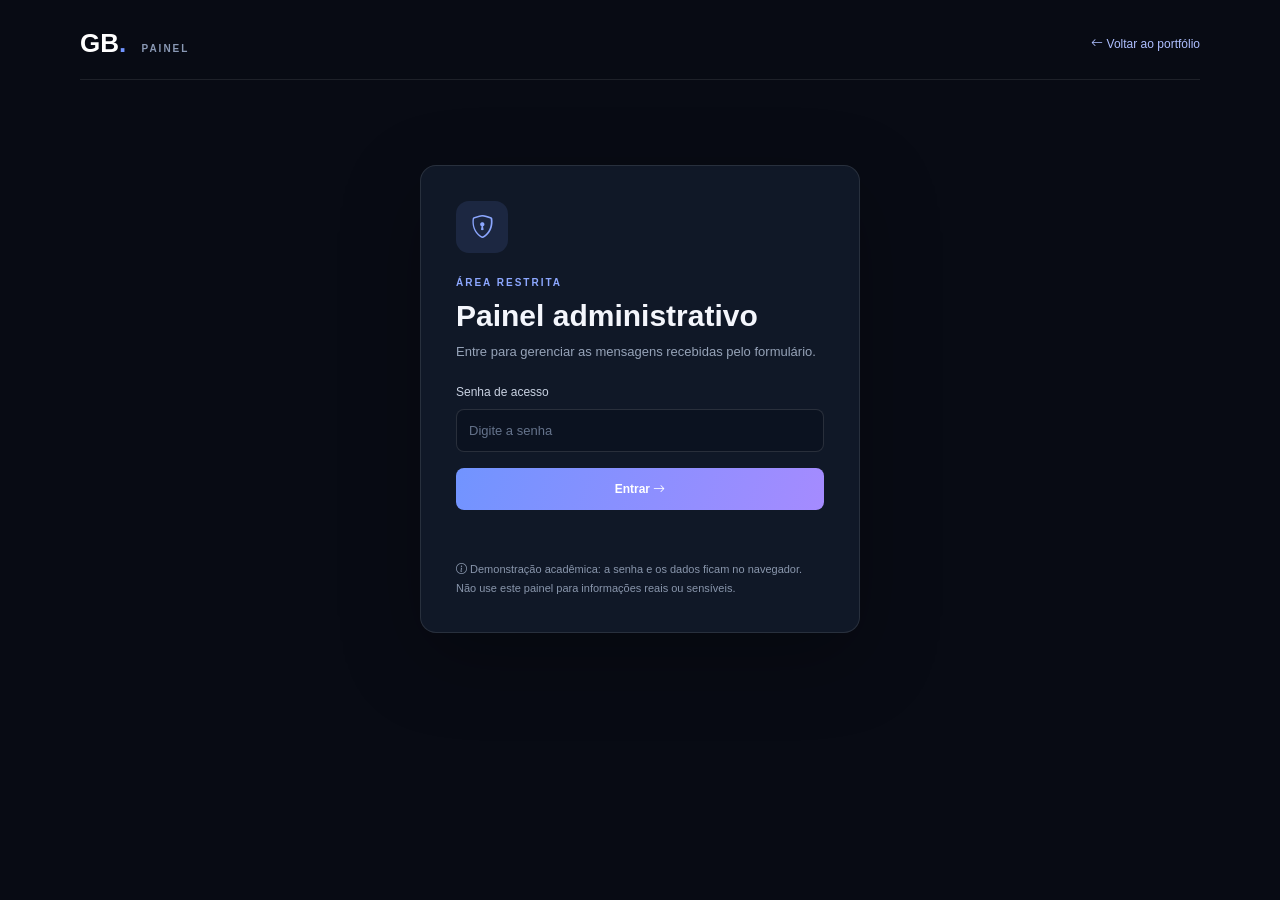
<file: admin.html>
<!DOCTYPE html>
<html lang="pt-BR">
<head>
  <meta charset="UTF-8">
  <meta name="viewport" content="width=device-width, initial-scale=1.0">
  <title>Administração | Portfólio</title>
  <link href="https://cdn.jsdelivr.net/npm/bootstrap@5.3.3/dist/css/bootstrap.min.css" rel="stylesheet">
  <link href="https://cdn.jsdelivr.net/npm/bootstrap-icons@1.11.3/font/bootstrap-icons.min.css" rel="stylesheet">
  <link rel="stylesheet" href="admin.css">
</head>
<body>
  <main class="admin-shell">
    <header class="admin-header">
      <a href="index.html" class="brand">GB<span>.</span> <small>PAINEL</small></a>
      <a href="index.html" class="back-link"><i class="bi bi-arrow-left"></i> Voltar ao portfólio</a>
    </header>

    <section id="telaLogin" class="login-card">
      <div class="login-icon"><i class="bi bi-shield-lock"></i></div>
      <p class="kicker">ÁREA RESTRITA</p>
      <h1>Painel administrativo</h1>
      <p class="muted">Entre para gerenciar as mensagens recebidas pelo formulário.</p>
      <form id="formLogin">
        <label for="senhaAdmin" class="form-label">Senha de acesso</label>
        <input id="senhaAdmin" type="password" class="form-control" required autocomplete="current-password" placeholder="Digite a senha">
        <button class="btn-admin w-100 mt-3" type="submit">Entrar <i class="bi bi-arrow-right"></i></button>
        <p id="erroLogin" class="login-error" role="alert"></p>
      </form>
      <p class="security-note"><i class="bi bi-info-circle"></i> Demonstração acadêmica: a senha e os dados ficam no navegador. Não use este painel para informações reais ou sensíveis.</p>
    </section>

    <section id="painel" hidden>
      <div class="dashboard-heading">
        <div><p class="kicker">VISÃO GERAL</p><h1>Mensagens</h1><p class="muted">Gerencie os contatos enviados pelo portfólio.</p></div>
        <button id="botaoSair" class="btn-logout"><i class="bi bi-box-arrow-right"></i> Sair</button>
      </div>

      <div class="stats-grid">
        <article class="stat-card"><span>Total de mensagens</span><strong id="totalMensagens">0</strong><i class="bi bi-inbox"></i></article>
        <article class="stat-card"><span>Novas</span><strong id="totalNovas">0</strong><i class="bi bi-envelope"></i></article>
        <article class="stat-card"><span>De visitantes</span><strong id="totalReais">0</strong><i class="bi bi-person-check"></i></article>
      </div>

      <div class="messages-toolbar">
        <div><h2>Caixa de entrada</h2><p class="muted small mb-0">Os registros são armazenados no LocalStorage deste navegador.</p></div>
        <button id="botaoNova" class="btn-admin"><i class="bi bi-plus-lg"></i> Nova mensagem</button>
      </div>

      <div id="formularioRegistro" class="editor-card" hidden>
        <h3 id="tituloEditor">Adicionar mensagem</h3>
        <form id="formRegistro" class="row g-3">
          <input type="hidden" id="registroId">
          <div class="col-md-6"><label class="form-label" for="registroNome">Nome</label><input id="registroNome" class="form-control" maxlength="80" required></div>
          <div class="col-md-6"><label class="form-label" for="registroEmail">E-mail</label><input id="registroEmail" type="email" class="form-control" maxlength="120" required></div>
          <div class="col-12"><label class="form-label" for="registroAssunto">Assunto</label><input id="registroAssunto" class="form-control" maxlength="120" required></div>
          <div class="col-12"><label class="form-label" for="registroMensagem">Mensagem</label><textarea id="registroMensagem" class="form-control" rows="3" maxlength="2000" required></textarea></div>
          <div class="col-md-6"><label class="form-label" for="registroStatus">Status</label><select id="registroStatus" class="form-select"><option>Nova</option><option>Lida</option><option>Respondida</option></select></div>
          <div class="col-12 d-flex gap-2"><button class="btn-admin" type="submit">Salvar</button><button class="btn-cancel" id="botaoCancelar" type="button">Cancelar</button></div>
        </form>
      </div>

      <div class="filters">
        <div class="search-box"><i class="bi bi-search"></i><input id="pesquisa" type="search" placeholder="Buscar por nome, e-mail ou assunto..."></div>
        <select id="filtroStatus" class="form-select"><option value="">Todos os status</option><option>Nova</option><option>Lida</option><option>Respondida</option></select>
        <select id="filtroOrigem" class="form-select"><option value="">Todas as mensagens</option><option value="real">Mensagens recebidas</option><option value="teste">Dados de demonstração</option></select>
      </div>

      <div id="listaMensagens" class="message-list"></div>
      <p class="storage-warning"><i class="bi bi-exclamation-triangle"></i> Limitação importante: LocalStorage é específico do navegador e do dispositivo. Para receber mensagens de diferentes visitantes em um único painel público, será necessário um backend ou serviço de banco de dados.</p>
    </section>
  </main>
  <script src="admin.js"></script>
</body>
</html>
</file>
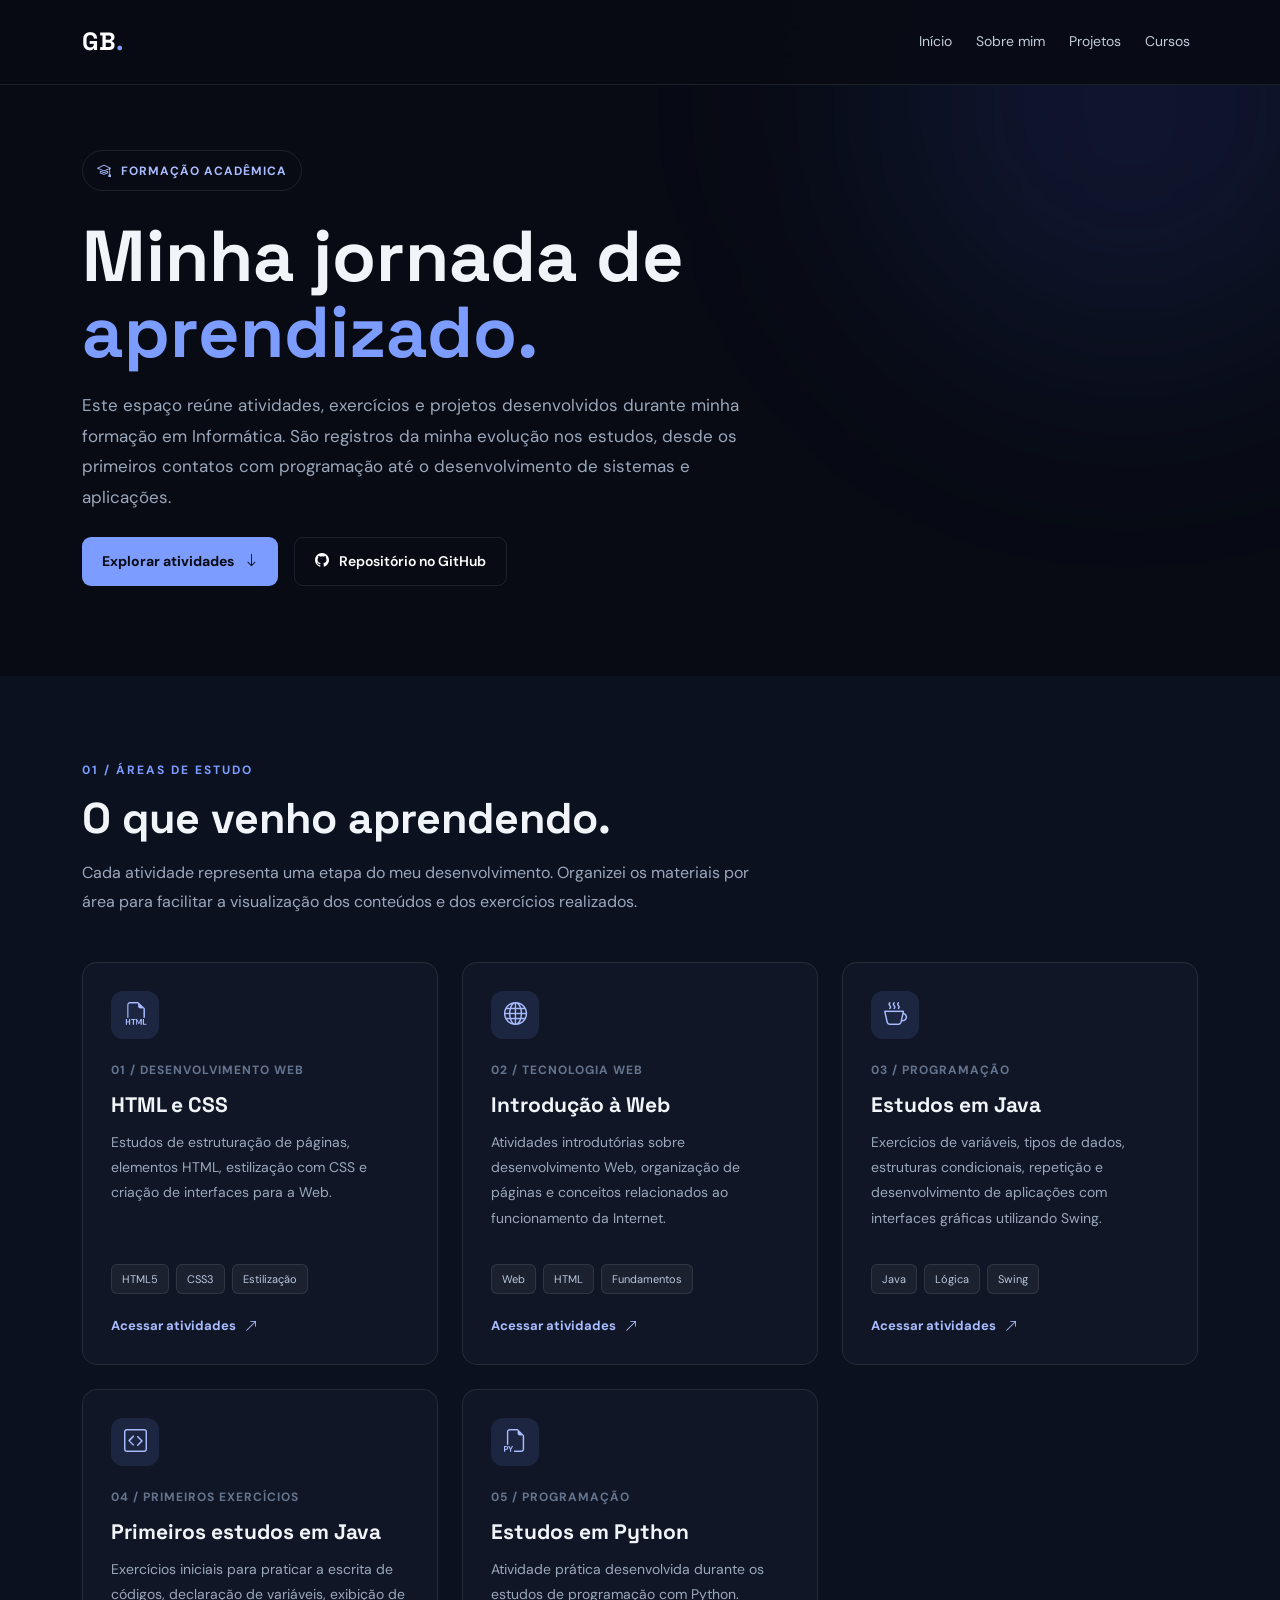
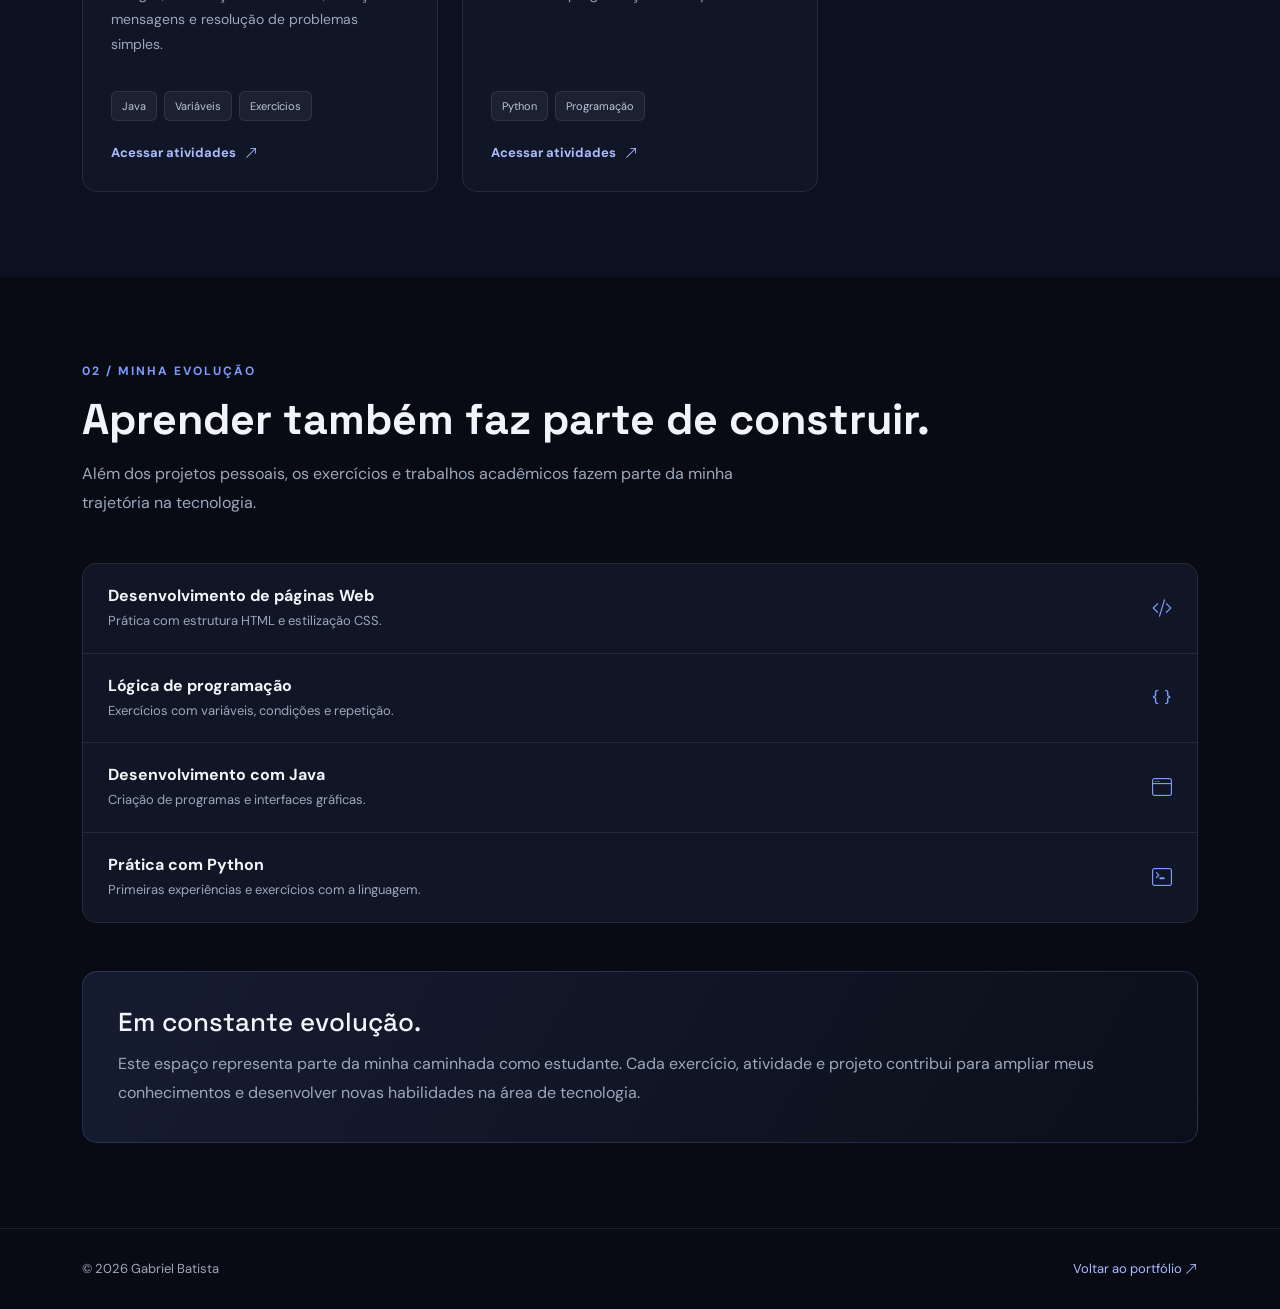
<file: projetos/aprendizado.html>
<!DOCTYPE html>
<html lang="pt-BR">

<head>
    <meta charset="UTF-8">
    <meta name="viewport" content="width=device-width, initial-scale=1.0">

    <meta name="description" content="Atividades, exercícios e estudos desenvolvidos por Gabriel Batista durante sua formação em Informática.">
    <meta name="theme-color" content="#080b14">

    <title>Atividades de Aprendizado | Gabriel Batista</title>

    <link rel="preconnect" href="https://fonts.googleapis.com">
    <link rel="preconnect" href="https://fonts.gstatic.com" crossorigin>

    <link href="https://fonts.googleapis.com/css2?family=DM+Sans:wght@400;500;600;700&family=Space+Grotesk:wght@400;500;600;700&display=swap" rel="stylesheet">

    <link href="https://cdn.jsdelivr.net/npm/bootstrap@5.3.3/dist/css/bootstrap.min.css" rel="stylesheet">
    <link href="https://cdn.jsdelivr.net/npm/bootstrap-icons@1.11.3/font/bootstrap-icons.min.css" rel="stylesheet">

    <style>
        :root {
            --fundo: #080b14;
            --fundo-card: #101625;
            --fundo-card-hover: #151e30;
            --borda: rgba(255, 255, 255, 0.09);
            --texto: #f1f5f9;
            --texto-secundario: #9ba8bc;
            --destaque: #7c9cff;
            --destaque-claro: #a9bcff;
        }

        * {
            margin: 0;
            padding: 0;
            box-sizing: border-box;
        }

        html {
            scroll-behavior: smooth;
        }

        body {
            background: var(--fundo);
            color: var(--texto);
            font-family: 'DM Sans', sans-serif;
            overflow-x: hidden;
        }

        a {
            text-decoration: none;
        }

        .navbar {
            background: rgba(8, 11, 20, 0.88);
            backdrop-filter: blur(16px);
            border-bottom: 1px solid var(--borda);
            padding: 18px 0;
        }

        .navbar-brand {
            color: white;
            font-family: 'Space Grotesk', sans-serif;
            font-size: 25px;
            font-weight: 700;
        }

        .navbar-brand span {
            color: var(--destaque);
        }

        .nav-link {
            color: #c2ccda;
            font-size: 14px;
            transition: .2s;
        }

        .nav-link:hover {
            color: white;
        }

        .topo {
            min-height: 540px;
            display: flex;
            align-items: center;
            padding: 150px 0 90px;
            position: relative;
            overflow: hidden;
        }

        .topo::before {
            content: "";
            position: absolute;
            width: 500px;
            height: 500px;
            background: rgba(75, 110, 255, 0.12);
            filter: blur(120px);
            border-radius: 50%;
            top: -150px;
            right: -100px;
        }

        .conteudo-topo {
            position: relative;
            z-index: 1;
        }

        .etiqueta {
            display: inline-flex;
            align-items: center;
            gap: 9px;
            padding: 9px 14px;
            border: 1px solid var(--borda);
            border-radius: 30px;
            color: var(--destaque-claro);
            font-size: 12px;
            letter-spacing: 1px;
            font-weight: 700;
        }

        .etiqueta i {
            font-size: 14px;
        }

        .topo h1 {
            font-family: 'Space Grotesk', sans-serif;
            font-size: clamp(42px, 7vw, 72px);
            font-weight: 700;
            line-height: 1.05;
            margin: 28px 0 20px;
        }

        .topo h1 span {
            color: var(--destaque);
        }

        .topo p {
            max-width: 700px;
            color: var(--texto-secundario);
            font-size: 17px;
            line-height: 1.8;
        }

        .botao {
            display: inline-flex;
            align-items: center;
            gap: 10px;
            background: var(--destaque);
            color: #080b14;
            padding: 13px 20px;
            border-radius: 9px;
            font-weight: 700;
            font-size: 14px;
            transition: .2s;
        }

        .botao:hover {
            background: var(--destaque-claro);
            color: #080b14;
            transform: translateY(-2px);
        }

        .botao-secundario {
            display: inline-flex;
            align-items: center;
            gap: 10px;
            padding: 13px 20px;
            border: 1px solid var(--borda);
            border-radius: 9px;
            color: white;
            font-weight: 600;
            font-size: 14px;
            transition: .2s;
        }

        .botao-secundario:hover {
            background: var(--fundo-card);
            color: white;
        }

        .secao {
            padding: 85px 0;
        }

        .secao-alternativa {
            background: #0c1120;
        }

        .identificador {
            color: var(--destaque);
            font-size: 12px;
            font-weight: 700;
            letter-spacing: 2px;
            margin-bottom: 14px;
        }

        .titulo-secao {
            font-family: 'Space Grotesk', sans-serif;
            font-size: clamp(30px, 4vw, 43px);
            font-weight: 700;
            margin-bottom: 15px;
        }

        .descricao-secao {
            color: var(--texto-secundario);
            max-width: 700px;
            line-height: 1.8;
            margin-bottom: 45px;
        }

        .card-estudo {
            height: 100%;
            padding: 28px;
            border: 1px solid var(--borda);
            border-radius: 15px;
            background: var(--fundo-card);
            transition: .25s;
            display: flex;
            flex-direction: column;
        }

        .card-estudo:hover {
            transform: translateY(-5px);
            background: var(--fundo-card-hover);
            border-color: rgba(124, 156, 255, .4);
        }

        .icone-estudo {
            width: 48px;
            height: 48px;
            display: flex;
            align-items: center;
            justify-content: center;
            background: rgba(124, 156, 255, .12);
            color: var(--destaque-claro);
            border-radius: 12px;
            font-size: 23px;
            margin-bottom: 22px;
        }

        .numero {
            color: #66758f;
            font-size: 12px;
            font-weight: 700;
            letter-spacing: 1px;
        }

        .card-estudo h3 {
            font-family: 'Space Grotesk', sans-serif;
            font-size: 21px;
            font-weight: 700;
            margin: 13px 0;
        }

        .card-estudo p {
            color: var(--texto-secundario);
            font-size: 14px;
            line-height: 1.8;
            flex-grow: 1;
        }

        .tags {
            display: flex;
            flex-wrap: wrap;
            gap: 7px;
            margin: 17px 0 22px;
        }

        .tags span {
            background: rgba(255, 255, 255, .05);
            border: 1px solid var(--borda);
            padding: 6px 10px;
            border-radius: 6px;
            color: #b9c7dc;
            font-size: 11px;
        }

        .link-estudo {
            display: inline-flex;
            align-items: center;
            gap: 9px;
            color: var(--destaque-claro);
            font-size: 13px;
            font-weight: 700;
            transition: .2s;
        }

        .link-estudo:hover {
            color: white;
            gap: 13px;
        }

        .lista-atividades {
            border: 1px solid var(--borda);
            border-radius: 15px;
            overflow: hidden;
            background: var(--fundo-card);
        }

        .atividade {
            display: flex;
            justify-content: space-between;
            align-items: center;
            gap: 20px;
            padding: 22px 25px;
            border-bottom: 1px solid var(--borda);
        }

        .atividade:last-child {
            border-bottom: none;
        }

        .atividade h3 {
            font-size: 16px;
            font-weight: 700;
            margin-bottom: 6px;
        }

        .atividade p {
            font-size: 13px;
            color: var(--texto-secundario);
            margin: 0;
        }

        .atividade i {
            color: var(--destaque);
            font-size: 20px;
        }

        .mensagem-final {
            padding: 35px;
            background: linear-gradient(120deg, rgba(124, 156, 255, .12), rgba(124, 156, 255, .03));
            border: 1px solid rgba(124, 156, 255, .2);
            border-radius: 15px;
        }

        .mensagem-final h2 {
            font-family: 'Space Grotesk', sans-serif;
            font-size: 26px;
            margin-bottom: 12px;
        }

        .mensagem-final p {
            color: var(--texto-secundario);
            line-height: 1.8;
            margin-bottom: 0;
        }

        footer {
            border-top: 1px solid var(--borda);
            padding: 30px 0;
            color: var(--texto-secundario);
            font-size: 13px;
        }

        footer a {
            color: var(--destaque-claro);
        }

        @media (max-width: 768px) {
            .topo {
                min-height: auto;
                padding: 130px 0 75px;
            }

            .secao {
                padding: 65px 0;
            }

            .atividade {
                align-items: flex-start;
            }

            .mensagem-final {
                padding: 25px;
            }
        }
    </style>
</head>

<body>

    <!-- MENU -->
    <nav class="navbar navbar-expand-lg navbar-dark fixed-top">
        <div class="container">

            <a class="navbar-brand" href="../index.html">GB<span>.</span></a>

            <button class="navbar-toggler" type="button" data-bs-toggle="collapse"
                data-bs-target="#menuPrincipal" aria-label="Abrir menu">
                <span class="navbar-toggler-icon"></span>
            </button>

            <div class="collapse navbar-collapse" id="menuPrincipal">
                <ul class="navbar-nav ms-auto align-items-lg-center gap-lg-2">

                    <li class="nav-item">
                        <a class="nav-link" href="../index.html">Início</a>
                    </li>

                    <li class="nav-item">
                        <a class="nav-link" href="../index.html#sobre">Sobre mim</a>
                    </li>

                    <li class="nav-item">
                        <a class="nav-link" href="../index.html#projetos">Projetos</a>
                    </li>

                    <li class="nav-item">
                        <a class="nav-link" href="../index.html#cursos">Cursos</a>
                    </li>

                </ul>
            </div>
        </div>
    </nav>

    <main>

        <!-- APRESENTAÇÃO -->
        <section class="topo">

            <div class="container conteudo-topo">

                <span class="etiqueta">
                    <i class="bi bi-mortarboard"></i>
                    FORMAÇÃO ACADÊMICA
                </span>

                <h1>
                    Minha jornada de<br>
                    <span>aprendizado.</span>
                </h1>

                <p>
                    Este espaço reúne atividades, exercícios e projetos desenvolvidos
                    durante minha formação em Informática. São registros da minha evolução
                    nos estudos, desde os primeiros contatos com programação até o
                    desenvolvimento de sistemas e aplicações.
                </p>

                <div class="d-flex flex-wrap gap-3 mt-4">

                    <a href="#atividades" class="botao">
                        Explorar atividades
                        <i class="bi bi-arrow-down"></i>
                    </a>

                    <a href="https://github.com/ogabrielfbc/Meus-projetos-aprendizado-/tree/main"
                        target="_blank" rel="noopener noreferrer" class="botao-secundario">
                        <i class="bi bi-github"></i>
                        Repositório no GitHub
                    </a>

                </div>

            </div>
        </section>

        <!-- ÁREAS DE APRENDIZADO -->
        <section class="secao secao-alternativa" id="atividades">

            <div class="container">

                <p class="identificador">01 / ÁREAS DE ESTUDO</p>

                <h2 class="titulo-secao">O que venho aprendendo.</h2>

                <p class="descricao-secao">
                    Cada atividade representa uma etapa do meu desenvolvimento.
                    Organizei os materiais por área para facilitar a visualização
                    dos conteúdos e dos exercícios realizados.
                </p>

                <div class="row g-4">

                    <!-- HTML E CSS -->
                    <div class="col-md-6 col-lg-4">
                        <article class="card-estudo">

                            <div class="icone-estudo">
                                <i class="bi bi-filetype-html"></i>
                            </div>

                            <span class="numero">01 / DESENVOLVIMENTO WEB</span>

                            <h3>HTML e CSS</h3>

                            <p>
                                Estudos de estruturação de páginas, elementos HTML,
                                estilização com CSS e criação de interfaces para a Web.
                            </p>

                            <div class="tags">
                                <span>HTML5</span>
                                <span>CSS3</span>
                                <span>Estilização</span>
                            </div>

                            <a class="link-estudo"
                                href="https://github.com/ogabrielfbc/Meus-projetos-aprendizado-/tree/main/Aprendizado/html"
                                target="_blank" rel="noopener noreferrer">
                                Acessar atividades <i class="bi bi-arrow-up-right"></i>
                            </a>

                        </article>
                    </div>

                    <!-- INTRODUÇÃO À WEB -->
                    <div class="col-md-6 col-lg-4">
                        <article class="card-estudo">

                            <div class="icone-estudo">
                                <i class="bi bi-globe"></i>
                            </div>

                            <span class="numero">02 / TECNOLOGIA WEB</span>

                            <h3>Introdução à Web</h3>

                            <p>
                                Atividades introdutórias sobre desenvolvimento Web,
                                organização de páginas e conceitos relacionados
                                ao funcionamento da Internet.
                            </p>

                            <div class="tags">
                                <span>Web</span>
                                <span>HTML</span>
                                <span>Fundamentos</span>
                            </div>

                            <a class="link-estudo"
                                href="https://github.com/ogabrielfbc/Meus-projetos-aprendizado-/tree/main/Aprendizado/introdu%C3%A7%C3%A3o%20a%20Web"
                                target="_blank" rel="noopener noreferrer">
                                Acessar atividades <i class="bi bi-arrow-up-right"></i>
                            </a>

                        </article>
                    </div>

                    <!-- JAVA -->
                    <div class="col-md-6 col-lg-4">
                        <article class="card-estudo">

                            <div class="icone-estudo">
                                <i class="bi bi-cup-hot"></i>
                            </div>

                            <span class="numero">03 / PROGRAMAÇÃO</span>

                            <h3>Estudos em Java</h3>

                            <p>
                                Exercícios de variáveis, tipos de dados, estruturas
                                condicionais, repetição e desenvolvimento de aplicações
                                com interfaces gráficas utilizando Swing.
                            </p>

                            <div class="tags">
                                <span>Java</span>
                                <span>Lógica</span>
                                <span>Swing</span>
                            </div>

                            <a class="link-estudo"
                                href="https://github.com/ogabrielfbc/Meus-projetos-aprendizado-/tree/main/Aprendizado/Estudos%20Java"
                                target="_blank" rel="noopener noreferrer">
                                Acessar atividades <i class="bi bi-arrow-up-right"></i>
                            </a>

                        </article>
                    </div>

                    <!-- PRIMEIROS ESTUDOS JAVA -->
                    <div class="col-md-6 col-lg-4">
                        <article class="card-estudo">

                            <div class="icone-estudo">
                                <i class="bi bi-code-square"></i>
                            </div>

                            <span class="numero">04 / PRIMEIROS EXERCÍCIOS</span>

                            <h3>Primeiros estudos em Java</h3>

                            <p>
                                Exercícios iniciais para praticar a escrita de códigos,
                                declaração de variáveis, exibição de mensagens e
                                resolução de problemas simples.
                            </p>

                            <div class="tags">
                                <span>Java</span>
                                <span>Variáveis</span>
                                <span>Exercícios</span>
                            </div>

                            <a class="link-estudo"
                                href="https://github.com/ogabrielfbc/Meus-projetos-aprendizado-/tree/main/Aprendizado/primeiros-estudos-java/src/estudosjava"
                                target="_blank" rel="noopener noreferrer">
                                Acessar atividades <i class="bi bi-arrow-up-right"></i>
                            </a>

                        </article>
                    </div>

                    <!-- PYTHON -->
                    <div class="col-md-6 col-lg-4">
                        <article class="card-estudo">

                            <div class="icone-estudo">
                                <i class="bi bi-filetype-py"></i>
                            </div>

                            <span class="numero">05 / PROGRAMAÇÃO</span>

                            <h3>Estudos em Python</h3>

                            <p>
                                Atividade prática desenvolvida durante os estudos
                                de programação com Python.
                            </p>

                            <div class="tags">
                                <span>Python</span>
                                <span>Programação</span>
                            </div>

                            <a class="link-estudo"
                                href="https://github.com/ogabrielfbc/Meus-projetos-aprendizado-/tree/main/Aprendizado/python-teste"
                                target="_blank" rel="noopener noreferrer">
                                Acessar atividades <i class="bi bi-arrow-up-right"></i>
                            </a>

                        </article>
                    </div>

                    
                </div>
            </div>
        </section>

        <!-- RESUMO -->
        <section class="secao">

            <div class="container">

                <p class="identificador">02 / MINHA EVOLUÇÃO</p>

                <h2 class="titulo-secao">Aprender também faz parte de construir.</h2>

                <p class="descricao-secao">
                    Além dos projetos pessoais, os exercícios e trabalhos acadêmicos
                    fazem parte da minha trajetória na tecnologia.
                </p>

                <div class="lista-atividades">

                    <div class="atividade">
                        <div>
                            <h3>Desenvolvimento de páginas Web</h3>
                            <p>Prática com estrutura HTML e estilização CSS.</p>
                        </div>
                        <i class="bi bi-code-slash"></i>
                    </div>

                    <div class="atividade">
                        <div>
                            <h3>Lógica de programação</h3>
                            <p>Exercícios com variáveis, condições e repetição.</p>
                        </div>
                        <i class="bi bi-braces"></i>
                    </div>

                    <div class="atividade">
                        <div>
                            <h3>Desenvolvimento com Java</h3>
                            <p>Criação de programas e interfaces gráficas.</p>
                        </div>
                        <i class="bi bi-window"></i>
                    </div>

                    <div class="atividade">
                        <div>
                            <h3>Prática com Python</h3>
                            <p>Primeiras experiências e exercícios com a linguagem.</p>
                        </div>
                        <i class="bi bi-terminal"></i>
                    </div>

                </div>

                <div class="mensagem-final mt-5">

                    <h2>Em constante evolução.</h2>

                    <p>
                        Este espaço representa parte da minha caminhada como estudante.
                        Cada exercício, atividade e projeto contribui para ampliar meus
                        conhecimentos e desenvolver novas habilidades na área de tecnologia.
                    </p>

                </div>

            </div>
        </section>

    </main>

    <!-- RODAPÉ -->
    <footer>
        <div class="container d-flex flex-column flex-md-row justify-content-between align-items-center gap-3">

            <span>© <span id="anoAtual"></span> Gabriel Batista</span>

            <a href="../index.html">
                Voltar ao portfólio <i class="bi bi-arrow-up-right"></i>
            </a>

        </div>
    </footer>

    <script src="https://cdn.jsdelivr.net/npm/bootstrap@5.3.3/dist/js/bootstrap.bundle.min.js"></script>

    <script>
        document.getElementById("anoAtual").textContent = new Date().getFullYear();
    </script>

</body>
</html>
</file>
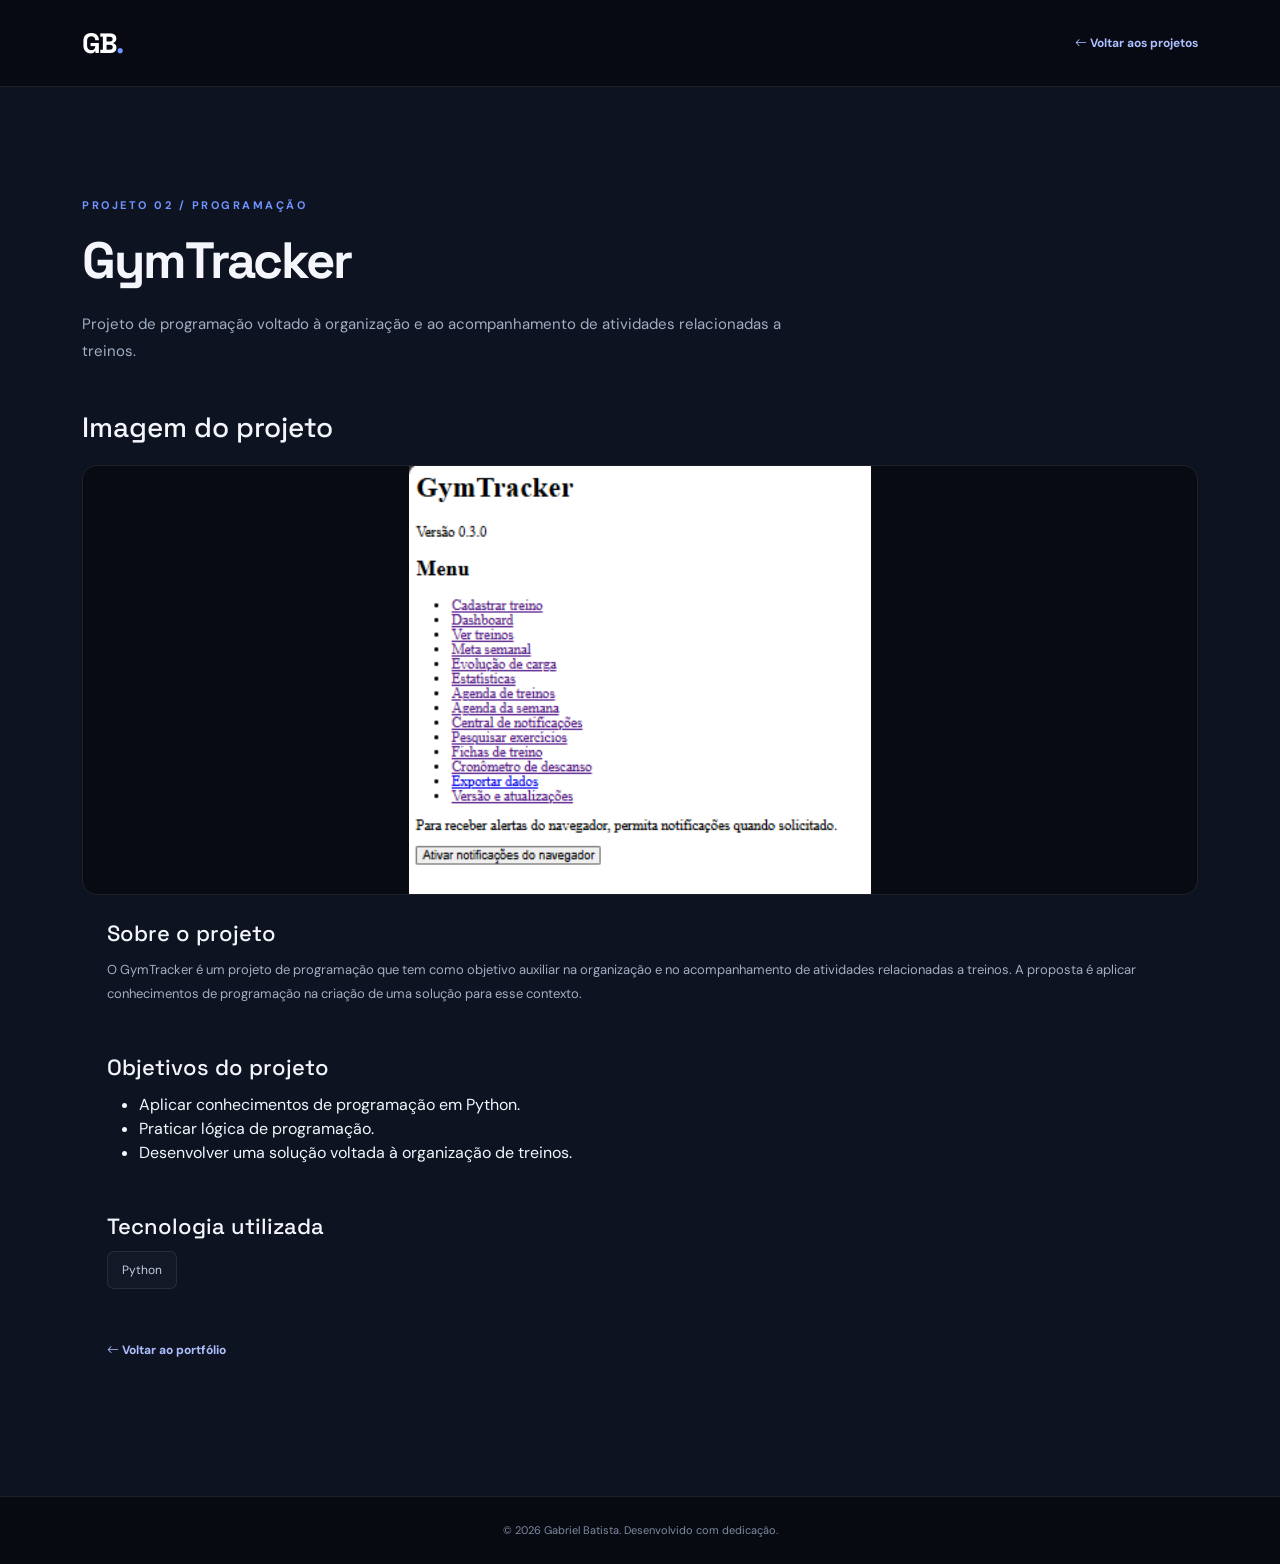
<file: projetos/gymtracker.html>
<!DOCTYPE html>
<html lang="pt-BR">

<head>
    <meta charset="UTF-8">
    <meta name="viewport" content="width=device-width, initial-scale=1.0">

    <meta name="description" content="Conheça o projeto GymTracker desenvolvido por Gabriel Batista.">

    <title>GymTracker | Gabriel Batista</title>

    <!-- Fontes -->
    <link rel="preconnect" href="https://fonts.googleapis.com">
    <link rel="preconnect" href="https://fonts.gstatic.com" crossorigin>

    <link href="https://fonts.googleapis.com/css2?family=DM+Sans:wght@400;500;600;700&family=Space+Grotesk:wght@400;500;600;700&display=swap" rel="stylesheet">

    <!-- Bootstrap -->
    <link href="https://cdn.jsdelivr.net/npm/bootstrap@5.3.3/dist/css/bootstrap.min.css" rel="stylesheet">

    <!-- Ícones -->
    <link href="https://cdn.jsdelivr.net/npm/bootstrap-icons@1.11.3/font/bootstrap-icons.min.css" rel="stylesheet">

    <!-- CSS principal -->
    <link rel="stylesheet" href="../style.css">
</head>

<body>

    <!-- MENU -->
    <nav class="navbar navbar-dark">
        <div class="container">

            <a class="navbar-brand" href="../index.html">
                GB<span>.</span>
            </a>

            <a href="../index.html#projetos" class="text-link">
                <i class="bi bi-arrow-left"></i>
                Voltar aos projetos
            </a>

        </div>
    </nav>


    <main>

        <section class="section section-dark">
            <div class="container">

                <!-- APRESENTAÇÃO -->
                <p class="section-kicker">
                    PROJETO 02 / PROGRAMAÇÃO
                </p>

                <h1 class="section-title">
                    GymTracker
                </h1>

                <p class="section-lead">
                    Projeto de programação voltado à organização
                    e ao acompanhamento de atividades relacionadas a treinos.
                </p>


                <!-- GALERIA -->
                <div class="galeria-projeto">

                    <h3>Imagem do projeto</h3>

                    <div class="imagem-principal">

                        <img
                            id="imagemPrincipal"
                            src="../assets/img/Gymtracker-imagens/1.PNG"
                            alt="Imagem do projeto GymTracker"
                            onclick="abrirImagem()"
                        >

                    </div>

                </div>


                <!-- MODAL -->
                <div
                    id="modalGaleria"
                    class="modal-galeria"
                    role="dialog"
                    aria-modal="true"
                    aria-label="Visualização da imagem do GymTracker"
                >

                    <button
                        class="fechar-modal"
                        onclick="fecharImagem()"
                        aria-label="Fechar imagem"
                    >
                        &times;
                    </button>

                    <img
                        id="imagemModal"
                        src="../assets/img/Gymtracker-imagens/1.PNG"
                        alt="Imagem ampliada do GymTracker"
                    >

                </div>


                <!-- SOBRE -->
                <div class="project-content">

                    <h3>Sobre o projeto</h3>

                    <p>
                        O GymTracker é um projeto de programação que tem
                        como objetivo auxiliar na organização e no
                        acompanhamento de atividades relacionadas a treinos.
                        A proposta é aplicar conhecimentos de programação
                        na criação de uma solução para esse contexto.
                    </p>


                    <h3 class="mt-5">
                        Objetivos do projeto
                    </h3>

                    <ul>
                        <li>Aplicar conhecimentos de programação em Python.</li>
                        <li>Praticar lógica de programação.</li>
                        <li>Desenvolver uma solução voltada à organização de treinos.</li>
                    </ul>


                    <h3 class="mt-5">
                        Tecnologia utilizada
                    </h3>

                    <div class="skill-list">
                        <span>Python</span>
                    </div>


                    <div class="mt-5">
                        <a href="../index.html#projetos" class="text-link">
                            <i class="bi bi-arrow-left"></i>
                            Voltar ao portfólio
                        </a>
                    </div>

                </div>

            </div>
        </section>

    </main>


    <!-- RODAPÉ -->
    <footer class="site-footer">
        <div class="container text-center">
            <p>
                © <span id="anoAtual"></span> Gabriel Batista.
                Desenvolvido com dedicação.
            </p>
        </div>
    </footer>


    <!-- JAVASCRIPT -->
    <script>

        const imagem = "../assets/img/Gymtracker-imagens/1.PNG";

        const modal = document.getElementById("modalGaleria");

        const imagemModal = document.getElementById("imagemModal");


        // Abrir imagem
        function abrirImagem() {

            imagemModal.src = imagem;

            modal.classList.add("ativo");

            document.body.style.overflow = "hidden";

        }


        // Fechar imagem
        function fecharImagem() {

            modal.classList.remove("ativo");

            document.body.style.overflow = "";

        }


        // Fechar clicando no fundo escuro
        modal.addEventListener("click", function(evento) {

            if (evento.target === modal) {
                fecharImagem();
            }

        });


        // Fechar pelo teclado
        document.addEventListener("keydown", function(evento) {

            if (evento.key === "Escape" && modal.classList.contains("ativo")) {
                fecharImagem();
            }

        });


        // Ano automático
        document.getElementById("anoAtual").textContent =
            new Date().getFullYear();

    </script>

</body>
</html>
</file>
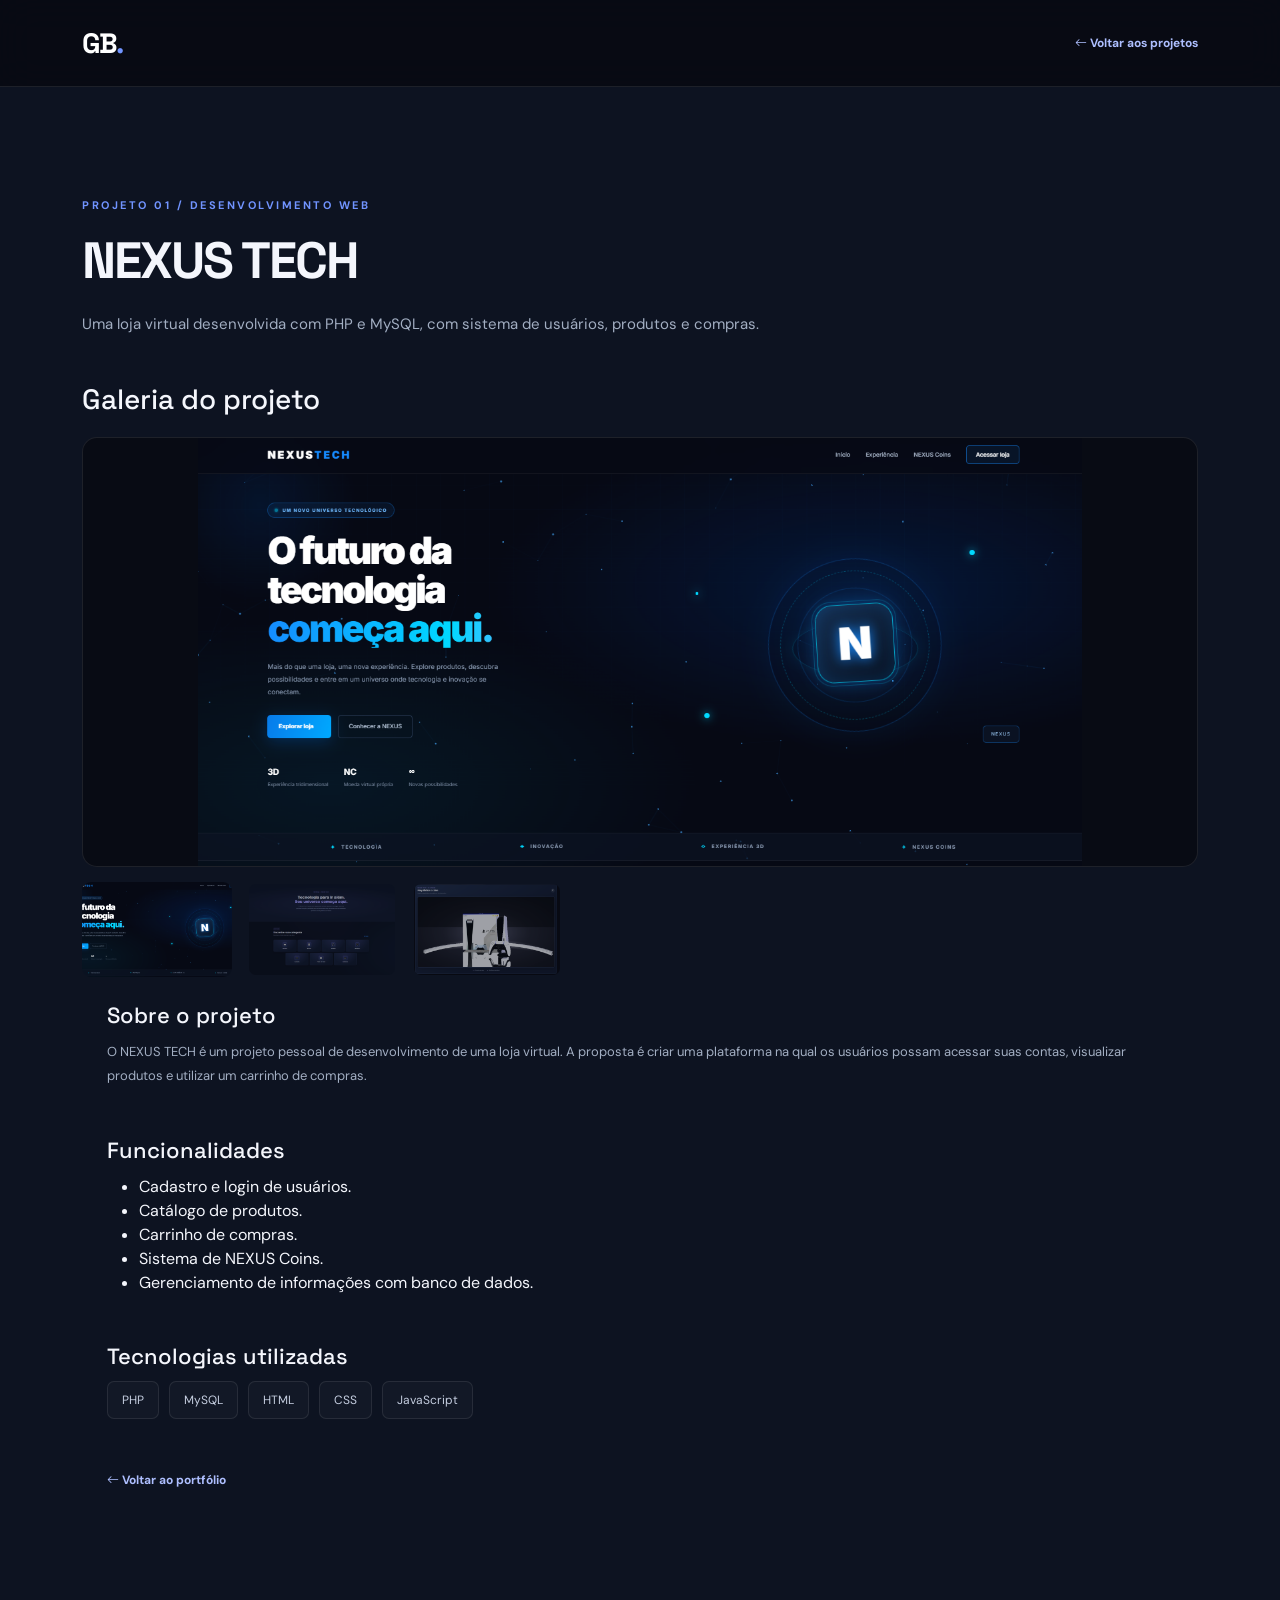
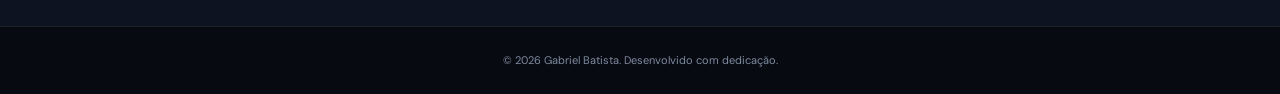
<file: projetos/nexus.html>
<!DOCTYPE html>
<html lang="pt-BR">

<head>
    <meta charset="UTF-8">
    <meta name="viewport" content="width=device-width, initial-scale=1.0">

    <meta name="description" content="Conheça o projeto NEXUS TECH desenvolvido por Gabriel Batista.">

    <title>NEXUS TECH | Gabriel Batista</title>

    <!-- Fontes -->
    <link rel="preconnect" href="https://fonts.googleapis.com">
    <link rel="preconnect" href="https://fonts.gstatic.com" crossorigin>

    <link href="https://fonts.googleapis.com/css2?family=DM+Sans:wght@400;500;600;700&family=Space+Grotesk:wght@400;500;600;700&display=swap" rel="stylesheet">

    <!-- Bootstrap -->
    <link href="https://cdn.jsdelivr.net/npm/bootstrap@5.3.3/dist/css/bootstrap.min.css" rel="stylesheet">

    <!-- Ícones -->
    <link href="https://cdn.jsdelivr.net/npm/bootstrap-icons@1.11.3/font/bootstrap-icons.min.css" rel="stylesheet">

    <!-- CSS principal -->
    <link rel="stylesheet" href="../style.css">

</head>

<body>

    <!-- MENU -->
    <nav class="navbar navbar-dark">

        <div class="container">

            <a class="navbar-brand" href="../index.html">
                GB<span>.</span>
            </a>

            <a href="../index.html#projetos" class="text-link">
                <i class="bi bi-arrow-left"></i>
                Voltar aos projetos
            </a>

        </div>

    </nav>


    <main>

        <section class="section section-dark">

            <div class="container">

                <!-- APRESENTAÇÃO -->
                <p class="section-kicker">
                    PROJETO 01 / DESENVOLVIMENTO WEB
                </p>

                <h1 class="section-title">
                    NEXUS TECH
                </h1>

                <p class="section-lead">
                    Uma loja virtual desenvolvida com PHP e MySQL,
                    com sistema de usuários, produtos e compras.
                </p>


                <!-- GALERIA -->
                <div class="galeria-projeto">

                    <h3>Galeria do projeto</h3>

                    <!-- IMAGEM PRINCIPAL -->
                    <div class="imagem-principal">

                        <img
                            id="imagemPrincipal"
                            src="../assets/img/nexus-imagens/1.PNG"
                            alt="Tela principal do NEXUS TECH"
                            onclick="abrirImagem(imagemAtual)"
                        >

                    </div>


                    <!-- MINIATURAS -->
                    <div class="miniaturas">

                        <img
                            src="../assets/img/nexus-imagens/1.PNG"
                            onclick="abrirImagem(0)"
                            alt="Imagem 1 do NEXUS TECH"
                        >

                        <img
                            src="../assets/img/nexus-imagens/2.PNG"
                            onclick="abrirImagem(1)"
                            alt="Imagem 2 do NEXUS TECH"
                        >

                        <img
                            src="../assets/img/nexus-imagens/3.PNG"
                            onclick="abrirImagem(2)"
                            alt="Imagem 3 do NEXUS TECH"
                        >

                    </div>

                </div>


                <!-- MODAL DA GALERIA -->
                <div
                    id="modalGaleria"
                    class="modal-galeria"
                    aria-label="Visualização das imagens do projeto"
                    aria-modal="true"
                    role="dialog"
                >

                    <button
                        class="fechar-modal"
                        onclick="fecharImagem()"
                        aria-label="Fechar galeria"
                    >
                        &times;
                    </button>


                    <button
                        class="navegar-modal anterior"
                        onclick="mudarImagem(-1)"
                        aria-label="Imagem anterior"
                    >
                        &#10094;
                    </button>


                    <img
                        id="imagemModal"
                        src=""
                        alt="Imagem ampliada do NEXUS TECH"
                    >


                    <button
                        class="navegar-modal proxima"
                        onclick="mudarImagem(1)"
                        aria-label="Próxima imagem"
                    >
                        &#10095;
                    </button>

                </div>


                <!-- SOBRE O PROJETO -->
                <div class="project-content">

                    <h3>Sobre o projeto</h3>

                    <p>
                        O NEXUS TECH é um projeto pessoal de desenvolvimento
                        de uma loja virtual. A proposta é criar uma plataforma
                        na qual os usuários possam acessar suas contas,
                        visualizar produtos e utilizar um carrinho de compras.
                    </p>


                    <h3 class="mt-5">
                        Funcionalidades
                    </h3>

                    <ul>
                        <li>Cadastro e login de usuários.</li>
                        <li>Catálogo de produtos.</li>
                        <li>Carrinho de compras.</li>
                        <li>Sistema de NEXUS Coins.</li>
                        <li>Gerenciamento de informações com banco de dados.</li>
                    </ul>


                    <h3 class="mt-5">
                        Tecnologias utilizadas
                    </h3>

                    <div class="skill-list">

                        <span>PHP</span>
                        <span>MySQL</span>
                        <span>HTML</span>
                        <span>CSS</span>
                        <span>JavaScript</span>

                    </div>


                    <div class="mt-5">

                        <a href="../index.html#projetos" class="text-link">
                            <i class="bi bi-arrow-left"></i>
                            Voltar ao portfólio
                        </a>

                    </div>

                </div>

            </div>

        </section>

    </main>


    <!-- RODAPÉ -->
    <footer class="site-footer">

        <div class="container text-center">

            <p>
                © <span id="anoAtual"></span> Gabriel Batista.
                Desenvolvido com dedicação.
            </p>

        </div>

    </footer>


    <!-- JAVASCRIPT DA GALERIA -->
    <script>

        const imagensGaleria = [
            "../assets/img/nexus-imagens/1.PNG",
            "../assets/img/nexus-imagens/2.PNG",
            "../assets/img/nexus-imagens/3.PNG"
        ];

        let imagemAtual = 0;

        const modal = document.getElementById("modalGaleria");

        const imagemModal = document.getElementById("imagemModal");

        const imagemPrincipal = document.getElementById("imagemPrincipal");

        const miniaturas = document.querySelectorAll(".miniaturas img");


        // Atualizar imagens
        function atualizarGaleria() {

            imagemModal.src = imagensGaleria[imagemAtual];

            imagemPrincipal.src = imagensGaleria[imagemAtual];

            miniaturas.forEach((imagem, indice) => {

                imagem.classList.toggle(
                    "selecionada",
                    indice === imagemAtual
                );

            });

        }


        // Abrir imagem
        function abrirImagem(indice) {

            imagemAtual = indice;

            atualizarGaleria();

            modal.classList.add("ativo");

            document.body.style.overflow = "hidden";

        }


        // Fechar imagem
        function fecharImagem() {

            modal.classList.remove("ativo");

            document.body.style.overflow = "";

        }


        // Avançar e voltar imagens
        function mudarImagem(direcao) {

            imagemAtual =
                (imagemAtual + direcao + imagensGaleria.length)
                % imagensGaleria.length;

            atualizarGaleria();

        }


        // Fechar clicando no fundo escuro
        modal.addEventListener("click", function(evento) {

            if (evento.target === modal) {

                fecharImagem();

            }

        });


        // Controles pelo teclado
        document.addEventListener("keydown", function(evento) {

            if (!modal.classList.contains("ativo")) {
                return;
            }

            if (evento.key === "Escape") {
                fecharImagem();
            }

            if (evento.key === "ArrowRight") {
                mudarImagem(1);
            }

            if (evento.key === "ArrowLeft") {
                mudarImagem(-1);
            }

        });


        // Ano automático
        document.getElementById("anoAtual").textContent =
            new Date().getFullYear();


        // Inicializar galeria
        atualizarGaleria();

    </script>

</body>

</html>
</file>
<file: admin.css>
*{box-sizing:border-box}body{margin:0;background:#080b14;color:#f4f6fc;font-family:"DM Sans",sans-serif;min-height:100vh}.admin-shell{width:min(1120px,calc(100% - 36px));margin:0 auto;padding:28px 0 70px}.admin-header{display:flex;justify-content:space-between;align-items:center;border-bottom:1px solid rgba(255,255,255,.09);padding-bottom:20px}.brand{font:700 26px "Space Grotesk",sans-serif;color:#fff;text-decoration:none}.brand span{color:#7194ff}.brand small{font:600 10px "DM Sans",sans-serif;letter-spacing:2px;color:#8998b4;margin-left:8px}.back-link{color:#aebfff;font-size:12px;text-decoration:none}.login-card{width:min(440px,100%);margin:85px auto;padding:35px;border:1px solid rgba(255,255,255,.1);border-radius:16px;background:#101827;box-shadow:0 25px 80px rgba(0,0,0,.25)}.login-icon{width:52px;height:52px;display:grid;place-items:center;border-radius:13px;background:rgba(113,148,255,.12);color:#8ca7ff;font-size:23px;margin-bottom:22px}.kicker{color:#8ca7ff;font-size:10px;font-weight:700;letter-spacing:2px;margin-bottom:9px}.login-card h1,.dashboard-heading h1{font:700 30px "Space Grotesk",sans-serif}.muted{color:#96a3b8;font-size:13px;line-height:1.7}.form-label{color:#c9d2e2;font-size:12px}.form-control,.form-select{background:#0b1220;color:#fff;border:1px solid rgba(255,255,255,.12);border-radius:8px;min-height:43px;font-size:13px}.form-control:focus,.form-select:focus{background:#0b1220;color:#fff;border-color:#7194ff;box-shadow:0 0 0 3px rgba(113,148,255,.12)}.form-control::placeholder{color:#65738b}.btn-admin{border:0;border-radius:8px;padding:12px 17px;background:linear-gradient(110deg,#7194ff,#a58bff);color:white;font-size:12px;font-weight:700}.btn-logout,.btn-cancel{border:1px solid rgba(255,255,255,.12);border-radius:8px;padding:10px 14px;background:transparent;color:#c2cce0;font-size:12px}.login-error{color:#ff8f98;font-size:12px;min-height:18px;margin:10px 0 0}.security-note,.storage-warning{color:#8996ac;font-size:11px;line-height:1.7;margin:22px 0 0}.dashboard-heading{display:flex;justify-content:space-between;align-items:center;margin:48px 0 25px}.dashboard-heading h1{font-size:38px;margin-bottom:5px}.stats-grid{display:grid;grid-template-columns:repeat(3,1fr);gap:15px}.stat-card{position:relative;padding:22px;border:1px solid rgba(255,255,255,.09);border-radius:12px;background:#101827}.stat-card span{display:block;color:#96a3b8;font-size:12px}.stat-card strong{display:block;font:700 32px "Space Grotesk";margin-top:8px}.stat-card i{position:absolute;right:22px;top:22px;color:#7194ff;font-size:22px}.messages-toolbar{display:flex;justify-content:space-between;align-items:center;gap:15px;margin:42px 0 20px}.messages-toolbar h2{font:600 21px "Space Grotesk";margin:0 0 5px}.editor-card{padding:24px;margin-bottom:20px;border:1px solid rgba(113,148,255,.25);border-radius:12px;background:#101827}.editor-card h3{font:600 18px "Space Grotesk";margin-bottom:20px}.filters{display:grid;grid-template-columns:1fr 180px 200px;gap:10px;margin-bottom:17px}.search-box{display:flex;align-items:center;gap:10px;padding:0 13px;border:1px solid rgba(255,255,255,.12);border-radius:8px;background:#0b1220;color:#8292ad}.search-box input{width:100%;height:43px;border:0;outline:0;background:transparent;color:white;font-size:12px}.message-list{display:grid;gap:11px}.message-card{padding:19px;border:1px solid rgba(255,255,255,.09);border-radius:11px;background:#101827}.message-head{display:flex;justify-content:space-between;gap:15px}.message-name{font-weight:700;font-size:14px}.message-email,.message-date{color:#8290a7;font-size:11px}.message-subject{margin:13px 0 6px;font-size:13px;font-weight:700;color:#dce4f3}.message-text{color:#a4b0c4;font-size:12px;line-height:1.7;white-space:pre-wrap}.message-actions{display:flex;flex-wrap:wrap;gap:8px;margin-top:15px}.action-btn{border:1px solid rgba(255,255,255,.12);border-radius:6px;padding:7px 10px;background:transparent;color:#bac8e2;font-size:10px}.action-btn.danger{color:#ff999f}.badge-status{display:inline-block;border-radius:30px;padding:5px 9px;background:rgba(113,148,255,.13);color:#b7c8ff;font-size:9px}.badge-demo{display:inline-block;margin-left:6px;color:#d7b77e;font-size:9px}.empty-state{padding:45px 20px;text-align:center;color:#8794aa;border:1px dashed rgba(255,255,255,.13);border-radius:12px}.empty-state i{font-size:30px;display:block;margin-bottom:10px}@media(max-width:700px){.stats-grid{grid-template-columns:1fr}.filters{grid-template-columns:1fr}.messages-toolbar{align-items:flex-start;flex-direction:column}.dashboard-heading h1{font-size:31px}.login-card{margin:55px auto;padding:25px}.admin-header{align-items:flex-start;gap:15px}.back-link{max-width:130px;text-align:right}.message-head{flex-direction:column}}
</file>
<file: style.css>
/* 1. IDENTIDADE VISUAL */

:root {
    --fundo: #080b14;
    --fundo-2: #0d1321;
    --cartao: #111a2b;

    --azul: #7194ff;
    --roxo: #a58bff;

    --texto: #f4f6fc;
    --muted: #a2aec2;
    --borda: rgba(255, 255, 255, .09);

    --gradiente: linear-gradient(110deg, var(--azul), var(--roxo));
}


/* 2. CONFIGURAÇÕES GERAIS */

* {
    box-sizing: border-box;
}

html {
    scroll-behavior: smooth;
    scroll-padding-top: 90px;
}

body {
    margin: 0;
    background: var(--fundo);
    color: var(--texto);
    font-family: "DM Sans", sans-serif;
    overflow-x: hidden;
}

h1,
h2,
h3,
h4,
.navbar-brand {
    font-family: "Space Grotesk", sans-serif;
}

a {
    text-decoration: none;
}

.section-anchor {
    scroll-margin-top: 75px;
}


/* 3. NAVEGAÇÃO */

.navbar {
    padding: 17px 0;
    background: rgba(8, 11, 20, .88);
    backdrop-filter: blur(18px);
    border-bottom: 1px solid var(--borda);
}

.navbar-brand {
    color: white;
    font-size: 28px;
    font-weight: 700;
    letter-spacing: -2px;
}

.navbar-brand span {
    color: var(--azul);
}

.nav-link {
    color: #b7c0d1;
    font-size: 13px;
    padding: 9px 12px !important;
    transition: .25s;
}

.nav-link:hover {
    color: white;
}

.nav-contato {
    border: 1px solid var(--borda);
    border-radius: 8px;
    color: white;
}

.navbar-toggler {
    border-color: var(--borda);
}


/* 4. APRESENTAÇÃO (HERO) */

.hero {
    min-height: 100vh;
    position: relative;
    overflow: hidden;

    background:
        radial-gradient(
            ellipse at 78% 45%,
            rgba(102, 140, 255, .15),
            transparent 34%
        ),
        radial-gradient(
            ellipse at 10% 85%,
            rgba(165, 139, 255, .09),
            transparent 32%
        );
}

.hero-grid {
    position: absolute;
    inset: 0;
    opacity: .16;

    background-image:
        linear-gradient(rgba(255, 255, 255, .035) 1px, transparent 1px),
        linear-gradient(90deg, rgba(255, 255, 255, .035) 1px, transparent 1px);

    background-size: 58px 58px;
    mask-image: linear-gradient(to bottom, black, transparent 90%);
}

.status-pill {
    display: inline-flex;
    align-items: center;
    gap: 10px;
    padding: 9px 14px;

    border: 1px solid rgba(113, 148, 255, .24);
    background: rgba(113, 148, 255, .08);
    border-radius: 50px;

    color: #c2d0ff;
    font-size: 12px;
}

.status-dot {
    display: inline-block;
    width: 7px;
    height: 7px;
    border-radius: 50%;

    background: #70e5a5;
    box-shadow: 0 0 12px #70e5a5;
}

.eyebrow,
.section-kicker {
    color: var(--azul);
    font-size: 11px;
    font-weight: 700;
    letter-spacing: 2.5px;
}

.hero h1 {
    margin: 0 0 25px;

    font-size: clamp(64px, 9vw, 108px);
    line-height: .94;
    letter-spacing: -6px;
    font-weight: 700;
}

.hero h1 span {
    background: var(--gradiente);
    color: transparent;
    background-clip: text;
    -webkit-background-clip: text;
}

.hero-subtitle {
    margin-bottom: 15px;
    font-size: clamp(19px, 2.4vw, 25px);
    font-weight: 500;
}

.hero-description,
.section-lead,
.muted-copy {
    color: var(--muted);
    line-height: 1.85;
}

.hero-description {
    max-width: 590px;
    font-size: 15px;
}


/* 5. BOTÕES */

.btn-primary-custom,
.btn-outline-custom {
    display: inline-flex;
    align-items: center;
    justify-content: center;
    gap: 10px;

    padding: 14px 21px;
    border-radius: 8px;

    font-size: 13px;
    font-weight: 700;
    transition: .25s;
}

.btn-primary-custom {
    color: white;
    background: var(--gradiente);
    box-shadow: 0 8px 28px rgba(113, 148, 255, .13);
}

.btn-primary-custom:hover {
    color: white;
    transform: translateY(-3px);
    box-shadow: 0 12px 32px rgba(113, 148, 255, .25);
}

.btn-outline-custom {
    color: white;
    border: 1px solid var(--borda);
}

.btn-outline-custom:hover {
    color: white;
    background: rgba(255, 255, 255, .06);
}


/* 6. REDES SOCIAIS */

.social-links {
    display: flex;
    gap: 22px;
}

.social-links a {
    color: #aab5c8;
    font-size: 21px;
    transition: .2s;
}

.social-links a:hover {
    color: var(--azul);
    transform: translateY(-3px);
}


/* 7. FOTO E ELEMENTOS DECORATIVOS */

.portrait-wrap {
    min-height: 450px;
    display: grid;
    place-items: center;
    position: relative;
}

.portrait-card {
    width: min(330px, 75vw);
    height: 390px;
    padding: 10px;

    border: 1px solid rgba(165, 139, 255, .35);
    border-radius: 28px;

    background: linear-gradient(
        145deg,
        rgba(113, 148, 255, .22),
        rgba(17, 26, 43, .8)
    );

    transform: rotate(3deg);
    box-shadow: 0 25px 90px rgba(0, 0, 0, .35);

    position: relative;
    z-index: 2;
    overflow: hidden;
}

.portrait-card img {
    width: 100%;
    height: 100%;
    object-fit: cover;

    border-radius: 20px;
    background: #151e31;
}

.portrait-placeholder {
    width: 100%;
    height: 100%;

    display: flex;
    flex-direction: column;
    align-items: center;
    justify-content: center;
    gap: 12px;

    border-radius: 20px;

    background: radial-gradient(
        circle at 50% 35%,
        #283b66,
        #111a2b 65%
    );

    color: #cbd6f7;
    text-align: center;
    font-size: 12px;
}

.portrait-placeholder i {
    font-size: 80px;
    color: var(--roxo);
}

.portrait-orbit {
    position: absolute;
    border: 1px solid rgba(113, 148, 255, .2);
    border-radius: 50%;
}

.orbit-one {
    width: 420px;
    height: 420px;
}

.orbit-two {
    width: 510px;
    height: 510px;
    border-style: dashed;
    opacity: .5;
}

.floating-note,
.floating-code {
    position: absolute;
    z-index: 3;

    padding: 13px 16px;

    border: 1px solid var(--borda);
    border-radius: 10px;

    background: rgba(17, 26, 43, .94);
    box-shadow: 0 12px 35px rgba(0, 0, 0, .25);

    font-size: 11px;
}

.floating-note {
    bottom: 50px;
    left: -10px;

    display: flex;
    align-items: center;
    gap: 9px;
}

.floating-code {
    top: 55px;
    right: -5px;
    color: #c6b8ff;
}

.scroll-hint {
    position: absolute;
    bottom: 25px;
    left: 12px;

    display: flex;
    align-items: center;
    gap: 10px;

    color: #66748d;
    font-size: 9px;
    letter-spacing: 2px;
}

.scroll-hint span {
    width: 27px;
    height: 1px;
    background: var(--azul);
}


/* 8. SEÇÕES */

.section {
    padding: 110px 0;
}

.section-dark {
    background: var(--fundo-2);
}

.section-title {
    max-width: 720px;
    margin: 12px 0 20px;

    font-size: clamp(34px, 5vw, 51px);
    font-weight: 700;
    letter-spacing: -2px;
}

.section-lead {
    max-width: 720px;
    font-size: 15px;
}


/* 9. SOBRE MIM */

.about-panel {
    padding: 12px 30px;

    border: 1px solid var(--borda);
    border-radius: 16px;

    background: rgba(255, 255, 255, .018);
}

.about-row {
    display: flex;
    align-items: flex-start;
    gap: 18px;

    padding: 22px 0;
    border-bottom: 1px solid var(--borda);
}

.about-row:last-child {
    border-bottom: 0;
}

.about-icon,
.card-icon {
    width: 48px;
    height: 48px;
    flex: 0 0 48px;

    display: grid;
    place-items: center;

    border: 1px solid rgba(113, 148, 255, .2);
    border-radius: 12px;

    background: rgba(113, 148, 255, .1);
    color: var(--azul);

    font-size: 21px;
}

.about-row h3 {
    margin: 2px 0 6px;
    font-size: 17px;
}

.about-row p {
    margin: 0;

    color: var(--muted);
    font-size: 13px;
    line-height: 1.6;
}


/* 10. HABILIDADES */

.skills-block {
    padding-top: 28px;
    border-top: 1px solid var(--borda);
}

.skill-list {
    display: flex;
    flex-wrap: wrap;
    gap: 10px;
}

.skill-list span,
.trend-tag {
    padding: 9px 14px;

    border: 1px solid var(--borda);
    border-radius: 7px;

    background: rgba(255, 255, 255, .025);
    color: #c5cee0;

    font-size: 12px;
}


/* 11. CARDS INFORMATIVOS */

.info-card,
.trend-card {
    position: relative;
    padding: 30px;
    overflow: hidden;

    border: 1px solid var(--borda);
    border-radius: 15px;

    background: linear-gradient(
        145deg,
        rgba(17, 26, 43, .92),
        rgba(12, 18, 31, .92)
    );

    transition: .25s;
}

.info-card:hover,
.trend-card:hover,
.project-card:hover {
    transform: translateY(-5px);
    border-color: rgba(113, 148, 255, .38);
}

.info-card .card-icon,
.trend-card .card-icon {
    margin-bottom: 24px;
}

.card-number {
    position: absolute;
    top: 28px;
    right: 30px;

    color: #64718b;
    font: 600 13px "Space Grotesk";
}

.info-card h3,
.trend-card h3,
.project-content h3 {
    margin-bottom: 12px;
    font-size: 21px;
}

.info-card p,
.trend-card p,
.project-content p {
    color: var(--muted);
    font-size: 13px;
    line-height: 1.85;
}


/* 12. CONEXÕES E TENDÊNCIAS */

.connection {
    display: flex;
    flex-direction: column;
    gap: 5px;

    margin-top: 22px;
    padding-top: 17px;

    border-top: 1px solid var(--borda);
    font-size: 12px;
}

.connection strong {
    color: #aebfff;
}

.connection span {
    color: #8491a8;
}

.trend-card {
    background: rgba(255, 255, 255, .018);
}

.trend-top {
    display: flex;
    justify-content: space-between;
    align-items: flex-start;

    margin-bottom: 22px;
}

.trend-top span {
    color: #66738c;
    font: 600 13px "Space Grotesk";
}

.trend-tag {
    display: inline-block;
    margin-top: 10px;

    color: #b8c8ff;
    border-color: rgba(113, 148, 255, .18);
    background: rgba(113, 148, 255, .06);
}


/* 13. PROJETOS */

.project-card {
    height: 100%;
    overflow: hidden;

    border: 1px solid var(--borda);
    border-radius: 15px;

    background: #0e1524;
    transition: .25s;
}

.project-visual {
    height: 205px;

    display: flex;
    flex-direction: column;
    align-items: center;
    justify-content: center;
    gap: 12px;

    color: white;
    font: 700 19px "Space Grotesk";
    letter-spacing: 2px;
}

.project-visual i {
    font-size: 50px;
}

.project-nexus {
    background: radial-gradient(circle at 50% 45%, #344c91, #111a35 70%);
}

.project-gym {
    background: radial-gradient(circle at 50% 45%, #235b5c, #102b35 70%);
}

.project-web {
    background: radial-gradient(circle at 50% 45%, #624c94, #241c3f 70%);
}

.project-learning {
    background: radial-gradient(circle at 50% 45%, #8a633d, #34251f 70%);
}

.project-content {
    padding: 25px;
}

.project-meta {
    display: flex;
    flex-wrap: wrap;
    justify-content: space-between;
    gap: 8px;

    margin-bottom: 13px;

    color: #8998b4;
    font-size: 9px;
    letter-spacing: 1.3px;
}

.project-content h3 {
    font-size: 22px;
}

.project-actions {
    display: flex;
    justify-content: space-between;
    align-items: center;
    gap: 10px;

    margin-top: 22px;
}

.text-link {
    color: #aebfff;
    font-size: 12px;
    font-weight: 700;
}

.text-link:hover {
    color: white;
}


/* 14. STATUS DOS PROJETOS */

.project-status {
    display: inline-flex;
    align-items: center;
    gap: 7px;

    margin-bottom: 12px;
    padding: 6px 12px;

    border-radius: 20px;

    font-size: 12px;
    font-weight: 600;
}

.project-status span {
    width: 7px;
    height: 7px;
    border-radius: 50%;
}

/* Concluído */

.project-status.concluido {
    color: #22c55e;
    background: rgba(34, 197, 94, .12);
}

.project-status.concluido span {
    background: #22c55e;
}

/* Em desenvolvimento */

.project-status.desenvolvimento {
    color: #f59e0b;
    background: rgba(245, 158, 11, .12);
}

.project-status.desenvolvimento span {
    background: #f59e0b;
}

/* Em aprendizado */

.project-status.aprendizado {
    color: #3b82f6;
    background: rgba(59, 130, 246, .12);
}

.project-status.aprendizado span {
    background: #3b82f6;
}


/* 15. GALERIA DE IMAGENS DOS PROJETOS */

.project-gallery {
    position: relative;
    width: 100%;
    height: 260px;

    overflow: hidden;
    background: #0b1220;
}

.project-gallery img {
    display: block;

    width: 100%;
    height: 100%;

    object-fit: cover;
    transition: opacity .25s ease;
}

.gallery-button {
    position: absolute;
    top: 50%;
    transform: translateY(-50%);

    width: 38px;
    height: 38px;

    display: grid;
    place-items: center;

    border: 1px solid rgba(255, 255, 255, .2);
    border-radius: 50%;

    background: rgba(8, 11, 20, .8);
    color: white;

    cursor: pointer;
    font-size: 20px;
    transition: .2s;
}

.gallery-button:hover {
    background: var(--azul);
}

.gallery-prev {
    left: 12px;
}

.gallery-next {
    right: 12px;
}

.gallery-counter {
    position: absolute;
    bottom: 12px;
    right: 12px;

    padding: 6px 11px;
    border-radius: 20px;

    background: rgba(8, 11, 20, .85);
    color: white;

    font-size: 11px;
}

.reserva-gallery img {
    object-fit: contain;
    padding: 10px;
}


/* 16. PÁGINA DE DETALHES DO PROJETO */

.galeria-projeto {
    margin-top: 45px;
}

.galeria-projeto h3 {
    margin-bottom: 20px;

    color: var(--texto);
    font-family: "Space Grotesk", sans-serif;
}

.imagem-principal {
    width: 100%;
    height: 430px;

    display: flex;
    align-items: center;
    justify-content: center;

    overflow: hidden;

    border: 1px solid var(--borda);
    border-radius: 15px;

    background: #080b14;
}

.imagem-principal img {
    width: 100%;
    height: 100%;

    object-fit: contain;
    cursor: zoom-in;
}

.miniaturas {
    display: flex;
    gap: 15px;

    margin-top: 15px;
}

.miniaturas img {
    width: 150px;
    height: 95px;

    object-fit: cover;

    border: 2px solid transparent;
    border-radius: 9px;

    cursor: pointer;
    opacity: .65;
    transition: .2s;
}

.miniaturas img:hover {
    opacity: 1;
    border-color: var(--azul);
}


/* 17. MODAL DA GALERIA */

.modal-galeria {
    display: none;

    position: fixed;
    inset: 0;
    z-index: 9999;

    align-items: center;
    justify-content: center;

    padding: 60px;
    background: rgba(0, 0, 0, .94);
}

.modal-galeria.ativo {
    display: flex;
}

.modal-galeria > img {
    max-width: 90%;
    max-height: 85vh;

    object-fit: contain;
}

.fechar-modal,
.navegar-modal {
    position: absolute;

    border: none;
    border-radius: 50%;

    color: white;
    background: rgba(255, 255, 255, .12);

    cursor: pointer;
    transition: .2s;
}

.fechar-modal:hover,
.navegar-modal:hover {
    background: var(--azul);
}

.fechar-modal {
    top: 25px;
    right: 35px;

    width: 45px;
    height: 45px;

    font-size: 30px;
}

.navegar-modal {
    top: 50%;
    transform: translateY(-50%);

    width: 45px;
    height: 45px;

    font-size: 20px;
}

.anterior {
    left: 25px;
}

.proxima {
    right: 25px;
}


/* 18. CURSOS E CERTIFICAÇÕES */

#cursos {
    background: var(--fundo);
}

#cursos .section-heading {
    margin-bottom: 35px;
}

#cursos .section-heading h2 {
    margin: 15px 0;

    color: var(--texto);
    font-size: clamp(34px, 5vw, 48px);
    font-weight: 700;
}

#cursos .section-heading h2 span {
    background: var(--gradiente);
    color: transparent;
    background-clip: text;
    -webkit-background-clip: text;
}

#cursos .section-heading p {
    max-width: 650px;
    margin: 0 auto;

    color: var(--muted);
    line-height: 1.8;
}

.section-tag {
    color: var(--azul);
    font-size: 11px;
    font-weight: 700;
    letter-spacing: 2.5px;
}

.course-card {
    position: relative;

    height: 100%;
    min-height: 220px;
    padding: 27px;

    display: flex;
    flex-direction: column;

    overflow: hidden;

    border: 1px solid var(--borda);
    border-radius: 15px;

    background: linear-gradient(
        145deg,
        var(--cartao),
        var(--fundo-2)
    );

    transition: .3s ease;
}

.course-card::before {
    content: "";

    position: absolute;
    top: 0;
    left: 0;

    width: 100%;
    height: 3px;

    background: var(--gradiente);
    opacity: 0;

    transition: .3s ease;
}

.course-card:hover {
    transform: translateY(-6px);

    border-color: rgba(113, 148, 255, .4);
    box-shadow: 0 15px 35px rgba(0, 0, 0, .25);
}

.course-card:hover::before {
    opacity: 1;
}

.course-category {
    display: inline-block;
    width: fit-content;

    margin-bottom: 20px;
    padding: 7px 11px;

    border: 1px solid rgba(113, 148, 255, .2);
    border-radius: 6px;

    background: rgba(113, 148, 255, .08);
    color: #aebfff;

    font-size: 9px;
    font-weight: 700;
    letter-spacing: 1.2px;
}

.course-card h3 {
    margin-bottom: 10px;

    color: var(--texto);
    font-size: 19px;
    font-weight: 600;
    line-height: 1.4;
}

.course-card p {
    margin-bottom: 10px;

    color: var(--muted);
    font-size: 13px;
    line-height: 1.6;
}

.course-card > span:last-of-type {
    margin-top: auto;
    padding-top: 12px;

    color: #8794aa;
    font-size: 11px;
}


/* 19. CONTATO */

.contact-detail {
    display: flex;
    align-items: center;
    gap: 15px;

    margin-top: 27px;
}

.contact-detail > i {
    width: 43px;
    height: 43px;

    display: grid;
    place-items: center;

    border: 1px solid var(--borda);
    border-radius: 10px;

    color: var(--azul);
    font-size: 18px;
}

.contact-detail div {
    display: flex;
    flex-direction: column;
    gap: 3px;
}

.contact-detail span {
    color: #8491a8;
    font-size: 11px;
}

.contact-detail strong {
    font-size: 13px;
    font-weight: 500;
}


/* 20. FORMULÁRIO DE CONTATO */

.contact-form {
    padding: 30px;

    border: 1px solid var(--borda);
    border-radius: 15px;

    background: rgba(255, 255, 255, .025);
}

.form-label {
    color: #c8d0df;
    font-size: 12px;
}

.form-control {
    min-height: 47px;
    padding: 12px 14px;

    border: 1px solid var(--borda);
    border-radius: 8px;

    background: #0b1220;
    color: white;

    font-size: 13px;
}

.form-control:focus {
    border-color: var(--azul);

    background: #0b1220;
    color: white;

    box-shadow: 0 0 0 3px rgba(113, 148, 255, .12);
}

.form-control::placeholder {
    color: #66738b;
}

textarea.form-control {
    resize: vertical;
}

.form-status {
    min-height: 20px;
    margin: 0;

    font-size: 12px;
}

.form-status.success {
    color: #76e0a7;
}

.form-status.error {
    color: #ff9292;
}

.form-note {
    margin: 14px 0 0;

    color: #7f8ba1;
    font-size: 10px;
}


/* 21. RODAPÉ */

.site-footer {
    padding: 25px 0;

    border-top: 1px solid var(--borda);
    background: #070a11;
}

.site-footer p {
    margin: 0;

    color: #7f8ba1;
    font-size: 11px;
}

.back-top {
    color: #aebfff;
    font-size: 11px;
}


/* 22. RESPONSIVIDADE - TABLETS */

@media (max-width: 991px) {

    .navbar-collapse {
        padding: 15px 0 5px;
    }

    .nav-link {
        padding: 10px 0 !important;
    }

    .hero {
        padding-top: 65px;
    }

    .portrait-wrap {
        min-height: 390px;
        margin-top: 15px;
    }

    .portrait-card {
        width: 280px;
        height: 330px;
    }

    .orbit-one {
        width: 350px;
        height: 350px;
    }

    .orbit-two {
        width: 420px;
        height: 420px;
    }

    .scroll-hint {
        display: none;
    }
}


/* 23. RESPONSIVIDADE - CELULARES */

@media (max-width: 575px) {

    .section {
        padding: 78px 0;
    }

    .hero h1 {
        letter-spacing: -4px;
    }

    .hero-description {
        font-size: 14px;
    }

    .portrait-wrap {
        min-height: 340px;
    }

    .portrait-card {
        width: 245px;
        height: 300px;
    }

    .orbit-one {
        width: 300px;
        height: 300px;
    }

    .orbit-two {
        width: 350px;
        height: 350px;
    }

    .floating-note {
        left: -2px;
        bottom: 15px;
    }

    .floating-code {
        right: -2px;
        top: 20px;
    }

    .contact-form {
        padding: 20px;
    }

    .about-panel {
        padding: 8px 18px;
    }

    .project-gallery {
        height: 210px;
    }

    .course-card {
        min-height: 200px;
        padding: 23px;
    }
}


/* 24. RESPONSIVIDADE - GALERIA */

@media (max-width: 768px) {

    .imagem-principal {
        height: 260px;
    }

    .miniaturas img {
        width: 100px;
        height: 70px;
    }

    .modal-galeria {
        padding: 20px;
    }

    .modal-galeria > img {
        max-width: 100%;
    }

    .anterior {
        left: 5px;
    }

    .proxima {
        right: 5px;
    }
}
.miniaturas img {
    cursor: pointer;
    opacity: 0.6;
    transition: .2s;
}

.miniaturas img:hover {
    opacity: 1;
}

.miniaturas img.selecionada {
    opacity: 1;
    border: 2px solid var(--destaque);
}
</file>
